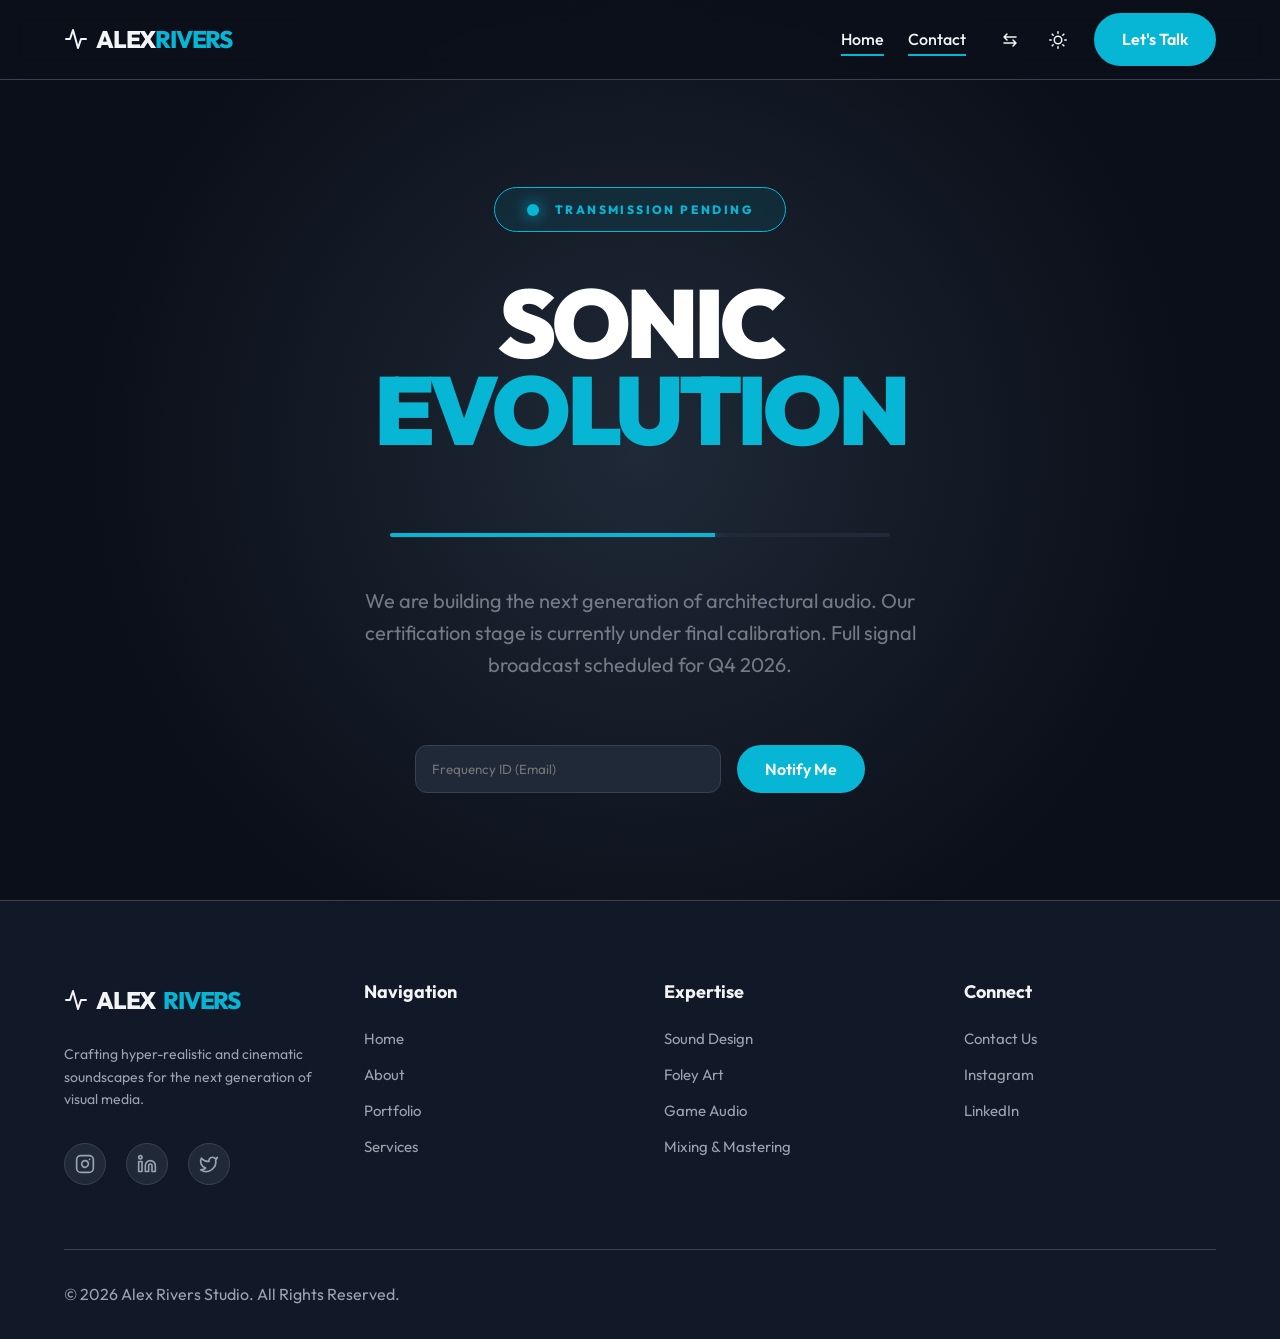
<file: coming-soon.html>
<!DOCTYPE html>
<html lang="en" data-theme="dark" dir="ltr">

<head>
  <meta charset="UTF-8">
  <meta name="viewport" content="width=device-width, initial-scale=1.0">
  <title>Alex Rivers | Transmission Pending</title>
  <meta name="description" content="Building the next generation of sonic immersion. Full transmission scheduled soon.">
  <link rel="icon" type="image/svg+xml" href="favicon.svg">
  <link rel="stylesheet" href="css/style.css">
  <style>
    .coming-soon-container {
      min-height: 100vh;
      display: flex;
      flex-direction: column;
      justify-content: center;
      align-items: center;
      text-align: center;
      padding: 0 5%;
      padding-top: var(--nav-height);
      position: relative;
      overflow: hidden;
      background: radial-gradient(circle at center, var(--surface-2) 0%, var(--bg-color) 70%);
    }

    .transmission-status {
      display: inline-flex;
      align-items: center;
      gap: 1rem;
      background: rgba(6, 182, 212, 0.1);
      border: 1px solid var(--primary);
      padding: 0.75rem 2rem;
      border-radius: var(--radius-full);
      margin-bottom: 3rem;
      backdrop-filter: blur(10px);
    }

    .signal-pulse {
      width: 12px;
      height: 12px;
      background: var(--primary);
      border-radius: 50%;
      box-shadow: 0 0 15px var(--primary);
      animation: pulse-signal 2s infinite;
    }

    @keyframes pulse-signal {
      0% {
        transform: scale(0.8);
        opacity: 0.5;
      }

      50% {
        transform: scale(1.2);
        opacity: 1;
      }

      100% {
        transform: scale(0.8);
        opacity: 0.5;
      }
    }

    .main-title {
      font-size: clamp(3rem, 10vw, 6rem);
      font-weight: 950;
      text-transform: uppercase;
      letter-spacing: -0.05em;
      line-height: 0.9;
      margin-bottom: 2rem;
      color: #fff;
    }

    .main-title span {
      color: var(--primary);
      display: block;
    }

    .progress-bar-wrapper {
      width: 100%;
      max-width: 500px;
      height: 4px;
      background: var(--surface-2);
      border-radius: 2px;
      margin: 3rem 0;
      position: relative;
      overflow: hidden;
    }

    .progress-bar-fill {
      position: absolute;
      top: 0;
      left: 0;
      height: 100%;
      width: 65%;
      background: var(--primary);
      box-shadow: 0 0 15px var(--primary);
      animation: progress-load 5s ease-in-out infinite alternate;
    }

    @keyframes progress-load {
      0% {
        width: 45%;
      }

      100% {
        width: 85%;
      }
    }

    .sub-text {
      max-width: 600px;
      font-size: 1.25rem;
      opacity: 0.7;
      line-height: 1.6;
      margin-bottom: 4rem;
    }

    .newsletter-form {
      display: flex;
      gap: 1rem;
      width: 100%;
      max-width: 450px;
    }

    @media (max-width: 500px) {
      .newsletter-form {
        flex-direction: column;
      }
    }
  </style>
</head>

<body>

  <!-- Header -->
  <header class="header">
    <div class="container nav-inner flex-between">
      <a href="index.html" class="logo">
        <svg xmlns="http://www.w3.org/2000/svg" width="28" height="28" viewBox="0 0 24 24" fill="none"
          stroke="var(--primary)" stroke-width="2" stroke-linecap="round" stroke-linejoin="round" class="icon">
          <path d="M2 12h4l3-9 5 18 3-9h5"></path>
        </svg>
        <div class="logo-text">ALEX<span>RIVERS</span></div>
      </a>

      <button class="menu-toggle icon-btn">
        <svg xmlns="http://www.w3.org/2000/svg" width="24" height="24" viewBox="0 0 24 24" fill="none"
          stroke="currentColor" stroke-width="2" stroke-linecap="round" stroke-linejoin="round" class="icon">
          <line x1="3" y1="12" x2="21" y2="12"></line>
          <line x1="3" y1="6" x2="21" y2="6"></line>
          <line x1="3" y1="18" x2="21" y2="18"></line>
        </svg>
      </button>

      <nav class="nav-links">
        <a href="index.html" class="nav-link">Home</a>
        <a href="index.html#contact" class="nav-link">Contact</a>

        <div class="nav-actions">
          <div class="toggles-wrapper">
            <button class="icon-btn rtl-toggle" title="Toggle RTL">
              <svg xmlns="http://www.w3.org/2000/svg" width="20" height="20" viewBox="0 0 24 24" fill="none"
                stroke="currentColor" stroke-width="2" stroke-linecap="round" stroke-linejoin="round"
                class="icon icon-sm">
                <path d="M20 8H4M8 4l-4 4 4 4"></path>
                <path d="M4 16h16M16 12l4 4-4 4"></path>
              </svg>
            </button>
            <button class="icon-btn theme-toggle" title="Toggle Dark/Light">
              <svg xmlns="http://www.w3.org/2000/svg" width="20" height="20" viewBox="0 0 24 24" fill="none"
                stroke="currentColor" stroke-width="2" stroke-linecap="round" stroke-linejoin="round"
                class="icon icon-sm">
                <circle cx="12" cy="12" r="5"></circle>
                <line x1="12" y1="1" x2="12" y2="3"></line>
                <line x1="12" y1="21" x2="12" y2="23"></line>
                <line x1="4.22" y1="4.22" x2="5.64" y2="5.64"></line>
                <line x1="18.36" y1="18.36" x2="19.78" y2="19.78"></line>
                <line x1="1" y1="12" x2="3" y2="12"></line>
                <line x1="21" y1="12" x2="23" y2="12"></line>
                <line x1="4.22" y1="19.78" x2="5.64" y2="18.36"></line>
                <line x1="18.36" y1="5.64" x2="19.78" y2="4.22"></line>
              </svg>
            </button>
          </div>
          <a href="index.html#contact" class="btn btn-primary">Let's Talk</a>
        </div>
      </nav>
    </div>
  </header>

  <main>
    <section class="coming-soon-container section fade-in-up">
      <div class="transmission-status">
        <div class="signal-pulse"></div>
        <span
          style="font-size: 0.75rem; text-transform: uppercase; font-weight: 800; letter-spacing: 0.2em; color: var(--primary);">Transmission
          Pending</span>
      </div>

      <h1 class="main-title">
        Sonic <span>Evolution</span>
      </h1>

      <div class="progress-bar-wrapper">
        <div class="progress-bar-fill"></div>
      </div>

      <p class="sub-text">
        We are building the next generation of architectural audio. Our certification stage is currently under final
        calibration. Full signal broadcast scheduled for Q4 2026.
      </p>

      <div class="newsletter-form">
        <input type="email" class="input" placeholder="Frequency ID (Email)">
        <button class="btn btn-primary" style="white-space: nowrap;">Notify Me</button>
      </div>
    </section>
  </main>

  <footer class="footer">
    <div class="container">
      <div class="footer-inner">
        <div class="footer-col">
          <a href="index.html" class="logo" style="margin-bottom: 1.5rem; display: flex;">
            <svg xmlns="http://www.w3.org/2000/svg" width="24" height="24" viewBox="0 0 24 24" fill="none"
              stroke="var(--primary)" stroke-width="2" stroke-linecap="round" stroke-linejoin="round" class="icon">
              <path d="M2 12h4l3-9 5 18 3-9h5"></path>
            </svg>
            ALEX<span>RIVERS</span>
          </a>
          <p style="font-size: 0.875rem; line-height: 1.6;">Crafting hyper-realistic and cinematic soundscapes for the
            next generation of visual media.</p>
          <div class="footer-socials">
            <a href="#" class="social-icon-link" title="Instagram">
              <svg xmlns="http://www.w3.org/2000/svg" width="20" height="20" viewBox="0 0 24 24" fill="none"
                stroke="currentColor" stroke-width="2" stroke-linecap="round" stroke-linejoin="round">
                <rect x="2" y="2" width="20" height="20" rx="5" ry="5"></rect>
                <path d="M16 11.37A4 4 0 1 1 12.63 8 4 4 0 0 1 16 11.37z"></path>
                <line x1="17.5" y1="6.5" x2="17.51" y2="6.5"></line>
              </svg>
            </a>
            <a href="#" class="social-icon-link" title="LinkedIn">
              <svg xmlns="http://www.w3.org/2000/svg" width="20" height="20" viewBox="0 0 24 24" fill="none"
                stroke="currentColor" stroke-width="2" stroke-linecap="round" stroke-linejoin="round">
                <path d="M16 8a6 6 0 0 1 6 6v7h-4v-7a2 2 0 0 0-2-2 2 2 0 0 0-2 2v7h-4v-7a6 6 0 0 1 6-6z"></path>
                <rect x="2" y="9" width="4" height="12"></rect>
                <circle cx="4" cy="4" r="2"></circle>
              </svg>
            </a>
            <a href="#" class="social-icon-link" title="Twitter">
              <svg xmlns="http://www.w3.org/2000/svg" width="20" height="20" viewBox="0 0 24 24" fill="none"
                stroke="currentColor" stroke-width="2" stroke-linecap="round" stroke-linejoin="round">
                <path
                  d="M22 4s-.7 2.1-2 3.4c1.6 10-9.4 17.3-18 11.6 2.2.1 4.4-.6 6-2C3 15.5.5 9.6 3 5c2.2 2.6 5.6 4.1 9 4-.9-4.2 4-6.6 7-3.8 1.1 0 3-1.2 3-1.2z">
                </path>
              </svg>
            </a>
          </div>
        </div>
        <div class="footer-col">
          <h4>Navigation</h4>
          <div class="footer-links">
            <a href="index.html" class="footer-link">Home</a>
            <a href="about.html" class="footer-link">About</a>
            <a href="work.html" class="footer-link">Portfolio</a>
            <a href="services.html" class="footer-link">Services</a>
          </div>
        </div>
        <div class="footer-col">
          <h4>Expertise</h4>
          <div class="footer-links">
            <a href="#" class="footer-link">Sound Design</a>
            <a href="#" class="footer-link">Foley Art</a>
            <a href="#" class="footer-link">Game Audio</a>
            <a href="#" class="footer-link">Mixing & Mastering</a>
          </div>
        </div>
        <div class="footer-col">
          <h4>Connect</h4>
          <div class="footer-links">
            <a href="contact.html" class="footer-link">Contact Us</a>
            <a href="#" class="footer-link">Instagram</a>
            <a href="#" class="footer-link">LinkedIn</a>
          </div>
        </div>
      </div>
      <div class="footer-bottom">
        <p>&copy; 2026 Alex Rivers Studio. All Rights Reserved.</p>
      </div>
    </div>
  </footer>

  <script src="js/script.js"></script>
</body>

</html>
</file>
<file: css/style.css>
/* =========================================
   FREELANCE SOUND DESIGNER PORTFOLIO
   Global Styles & Theming System
   ========================================= */

@import url('https://fonts.googleapis.com/css2?family=Outfit:wght@300;400;500;600;700;800&display=swap');

:root {
  /* Branding */
  --primary: #06b6d4;
  /* Vibrant Teal/Cyan */
  --primary-hover: #0891b2;

  /* Dark Mode (Default) - Cinematic */
  --bg-color: #0b0f19;
  --surface-1: #111827;
  --surface-2: #1f2937;
  --text-main: #f3f4f6;
  --text-muted: #9ca3af;
  --border-color: #374151;
  --shadow-color: rgba(0, 0, 0, 0.5);
  --hero-bg: #0b0f19;

  /* Layout & Spacing */
  --container-max: 1280px;
  --nav-height: 80px;
  --radius-sm: 8px;
  --radius-md: 12px;
  --radius-lg: 24px;
  --radius-full: 9999px;

  /* Transitions */
  --trans-fast: 0.15s ease;
  --trans-base: 0.3s cubic-bezier(0.4, 0, 0.2, 1);
  --trans-slow: 0.5s cubic-bezier(0.4, 0, 0.2, 1);
}

/* Light Mode Overrides */
[data-theme="light"] {
  --bg-color: #f8fafc;
  --surface-1: #ffffff;
  --surface-2: #f1f5f9;
  --text-main: #0f172a;
  --text-muted: #64748b;
  --border-color: #e2e8f0;
  --shadow-color: rgba(0, 0, 0, 0.05);
  --hero-bg: #EFF5F9;
}

/* RTL Support */
[dir="rtl"] {
  text-align: right;
}

/* Reset & Base */
*,
*::before,
*::after {
  box-sizing: border-box;
  margin: 0;
  padding: 0;
}

html {
  font-family: 'Outfit', sans-serif;
  scroll-behavior: smooth;
  font-size: 16px;
}

body {
  background-color: var(--bg-color);
  color: var(--text-main);
  line-height: 1.6;
  transition: background-color var(--trans-base), color var(--trans-base);
  overflow-x: hidden;
  min-height: 100vh;
  display: flex;
  flex-direction: column;
}

img,
video {
  max-width: 100%;
  height: auto;
  display: block;
}

a {
  color: inherit;
  text-decoration: none;
  transition: color var(--trans-fast);
}

ul {
  list-style: none;
}

/* Typography */
h1,
h2,
h3,
h4,
h5,
h6 {
  line-height: 1.2;
  font-weight: 700;
  color: var(--text-main);
}

h1 {
  font-size: clamp(2.5rem, 5vw, 4.5rem);
  letter-spacing: -0.02em;
}

h2 {
  font-size: clamp(2rem, 4vw, 3rem);
  letter-spacing: -0.01em;
}

h3 {
  font-size: 1.5rem;
}

p {
  color: var(--text-muted);
}

/* Layout Classes */
.container {
  width: 100%;
  max-width: var(--container-max);
  margin: 0 auto;
  padding: 0 5%;
}

.section {
  padding: 6rem 0;
}

.grid-2 {
  display: grid;
  grid-template-columns: repeat(auto-fit, minmax(300px, 1fr));
  gap: 2rem;
}

.grid-3 {
  display: grid;
  grid-template-columns: repeat(auto-fit, minmax(300px, 1fr));
  gap: 2rem;
}

@media (min-width: 768px) {
  .grid-2 {
    grid-template-columns: repeat(2, 1fr);
  }

  .grid-3 {
    grid-template-columns: repeat(3, 1fr);
  }
}

@media (min-width: 1024px) {
  .grid-2 {
    grid-template-columns: 1fr 1fr;
  }

  .grid-3 {
    grid-template-columns: repeat(3, 1fr);
  }
}

.flex-center {
  display: flex;
  align-items: center;
  justify-content: center;
}

.flex-between {
  display: flex;
  align-items: center;
  justify-content: space-between;
}

/* UI Elements */

/* Buttons */
.btn {
  display: inline-flex;
  align-items: center;
  justify-content: center;
  gap: 0.5rem;
  padding: 0.875rem 1.75rem;
  font-weight: 600;
  border-radius: var(--radius-full);
  border: none;
  cursor: pointer;
  transition: all var(--trans-base);
  font-family: inherit;
  font-size: 1rem;
}

.btn:active {
  transform: scale(0.98);
}

.btn-primary {
  background-color: var(--primary);
  color: #fff;
}

.btn-primary:hover {
  background-color: var(--primary-hover);
  box-shadow: 0 4px 20px rgba(6, 182, 212, 0.4);
}

.btn-secondary {
  background-color: var(--surface-2);
  color: var(--text-main);
  border: 1px solid var(--border-color);
}

.btn-secondary:hover {
  background-color: var(--border-color);
  color: var(--text-main);
}

/* Icons */
.icon {
  width: 24px;
  height: 24px;
  stroke: currentColor;
  stroke-width: 2;
  stroke-linecap: round;
  stroke-linejoin: round;
  fill: none;
}

.toggles-wrapper {
  display: flex;
  align-items: center;
  gap: 0.75rem;
  flex-shrink: 0;
}

.icon-sm {
  width: 18px;
  height: 18px;
}

.icon-lg {
  width: 32px;
  height: 32px;
}

/* Header & Nav */
.header {
  position: fixed;
  top: 0;
  left: 0;
  width: 100%;
  height: var(--nav-height);
  z-index: 100;
  background-color: rgba(11, 15, 25, 0.8);
  backdrop-filter: blur(12px);
  -webkit-backdrop-filter: blur(12px);
  border-bottom: 1px solid var(--border-color);
}

[data-theme="light"] .header {
  background-color: rgba(248, 250, 252, 0.8);
}

.nav-inner {
  height: 100%;
}

.logo {
  display: flex;
  align-items: center;
  gap: 0.5rem;
  font-weight: 800;
  font-size: 1.5rem;
  letter-spacing: -0.05em;
  text-transform: uppercase;
}

.logo span {
  color: var(--primary);
}

.nav-links {
  display: flex;
  align-items: center;
  gap: 1.5rem;
  /* Reduced from 2rem to prevent clustering */
  width: 100%;
  justify-content: flex-end;
}

.nav-link {
  font-weight: 500;
  position: relative;
}

.nav-link::after {
  content: '';
  position: absolute;
  bottom: -4px;
  left: 0;
  width: 0;
  height: 2px;
  background-color: var(--primary);
  transition: width var(--trans-base);
}

.nav-link:hover::after,
.nav-link.active::after {
  width: 100%;
}

.nav-actions {
  display: flex;
  align-items: center;
  gap: 1rem;
  flex-wrap: nowrap;
}

.toggles-wrapper {
  display: flex;
  align-items: center;
  gap: 0.5rem;
}

.icon-btn {
  background: none;
  border: none;
  color: var(--text-main);
  cursor: pointer;
  display: flex;
  align-items: center;
  justify-content: center;
  width: 40px;
  height: 40px;
  border-radius: 50%;
  transition: background-color var(--trans-fast);
}

.icon-btn:hover {
  background-color: var(--surface-2);
}

/* Mobile Menu Toggle */
.menu-toggle {
  display: none;
}

@media (max-width: 1024px) {
  .nav-links {
    position: fixed;
    top: var(--nav-height);
    left: -100%;
    width: 100%;
    height: calc(100vh - var(--nav-height));
    background-color: var(--bg-color);
    flex-direction: column;
    justify-content: flex-start;
    padding: 6rem 2rem;
    transition: left var(--trans-base);
    overflow-y: auto;
  }

  .nav-links.active {
    left: 0;
  }

  .menu-toggle {
    display: flex;
  }

  [dir="rtl"] .nav-links {
    left: auto;
    right: -100%;
    transition: right var(--trans-base);
  }

  [dir="rtl"] .nav-links.active {
    right: 0;
  }

  .nav-actions {
    display: flex;
    flex-direction: column;
    width: 100%;
    margin-top: 0.75rem;
    padding-top: 1.5rem;
    border-top: 1px solid var(--border-color);
    gap: 1.25rem;
  }

  .nav-actions .btn {
    width: 100%;
    justify-content: center;
    order: 2;
  }

  .nav-actions .toggles-wrapper {
    display: flex;
    justify-content: center;
    gap: 2rem;
    order: 1;
  }
}

/* Redesigned Footer */
.footer {
  margin-top: auto;
  border-top: 1px solid var(--border-color);
  padding: 5rem 0 2rem;
  background-color: var(--surface-1);
}

.footer-inner {
  display: grid;
  grid-template-columns: repeat(1, 1fr);
  gap: 3rem;
}

.footer-col h4 {
  margin-bottom: 1.5rem;
  color: var(--text-main);
  font-size: 1.125rem;
}

.footer-links {
  display: flex;
  flex-direction: column;
  gap: 0.75rem;
}

.footer-link {
  color: var(--text-muted);
  font-size: 0.9375rem;
}

.footer-link:hover {
  color: var(--primary);
}

.footer-socials {
  display: flex;
  gap: 1.25rem;
  margin-top: 2rem;
}

.social-icon-link {
  display: flex;
  align-items: center;
  justify-content: center;
  width: 42px;
  height: 42px;
  background-color: var(--surface-2);
  border: 1px solid var(--border-color);
  border-radius: 50%;
  color: var(--text-muted);
  transition: all var(--trans-base);
}

.social-icon-link:hover {
  background-color: var(--primary);
  color: #fff;
  border-color: var(--primary);
  transform: translateY(-5px);
  box-shadow: 0 10px 20px rgba(6, 182, 212, 0.3);
}

.footer-bottom {
  margin-top: 4rem;
  padding-top: 2rem;
  border-top: 1px solid var(--border-color);
  display: flex;
  flex-direction: column;
  align-items: center;
  gap: 1rem;
  text-align: center;
}

@media (min-width: 768px) {
  .footer-inner {
    grid-template-columns: repeat(2, 1fr);
  }
}

@media (min-width: 1024px) {
  .footer-inner {
    grid-template-columns: repeat(4, 1fr);
  }

  .footer-bottom {
    flex-direction: row;
    justify-content: space-between;
    text-align: left;
  }
}

/* Scroll to Top */
.scroll-top {
  position: fixed;
  bottom: 2rem;
  right: 2rem;
  width: 50px;
  height: 50px;
  background-color: var(--primary);
  color: white;
  border-radius: 50%;
  display: flex;
  align-items: center;
  justify-content: center;
  border: none;
  cursor: pointer;
  z-index: 999;
  opacity: 0;
  visibility: hidden;
  transform: translateY(20px);
  transition: all var(--trans-base);
  box-shadow: 0 0 20px rgba(6, 182, 212, 0.4);
}

.scroll-top.visible {
  opacity: 1;
  visibility: visible;
  transform: translateY(0);
}

.scroll-top:hover {
  transform: scale(1.1) translateY(-5px);
  box-shadow: 0 0 30px rgba(6, 182, 212, 0.6);
}

/* Forms & Inputs */
.form-group {
  margin-bottom: 1.5rem;
  display: flex;
  flex-direction: column;
  gap: 0.5rem;
}

label {
  font-weight: 500;
  font-size: 0.875rem;
}

.input-wrapper {
  position: relative;
  display: flex;
  align-items: center;
}

.input {
  width: 100%;
  padding: 0.875rem 1rem;
  background-color: var(--surface-2);
  border: 1px solid var(--border-color);
  border-radius: var(--radius-md);
  color: var(--text-main);
  font-family: inherit;
  transition: border-color var(--trans-fast);
}

.input:focus {
  outline: none;
  border-color: var(--primary);
}

.input-icon {
  position: absolute;
  right: 1rem;
  color: var(--text-muted);
}

[dir="rtl"] .input-icon {
  right: auto;
  left: 1rem;
}

.pwd-toggle {
  background: none;
  border: none;
  cursor: pointer;
  padding: 0;
  display: flex;
  align-items: center;
  color: var(--text-muted);
}

.pwd-toggle:hover {
  color: var(--text-main);
}

/* Auth Pages Specifics */
.auth-page {
  display: flex;
  align-items: center;
  justify-content: center;
  min-height: 100vh;
  padding: 2rem;
  position: relative;
}

.auth-header-actions {
  position: absolute;
  top: 2rem;
  right: 2rem;
  display: flex;
  gap: 0.5rem;
}

[dir="rtl"] .auth-header-actions {
  right: auto;
  left: 2rem;
}

.auth-card {
  width: 100%;
  max-width: 440px;
  background-color: var(--surface-1);
  border: 1px solid var(--border-color);
  border-radius: var(--radius-lg);
  padding: 3rem 2.5rem;
  box-shadow: 0 10px 30px var(--shadow-color);
}

.auth-logo {
  justify-content: center;
  margin-bottom: 2rem;
}

.auth-title {
  text-align: center;
  margin-bottom: 0.5rem;
}

.auth-subtitle {
  text-align: center;
  margin-bottom: 2rem;
}

.auth-divider {
  display: flex;
  align-items: center;
  text-align: center;
  color: var(--text-muted);
  margin: 1.5rem 0;
  font-size: 0.875rem;
}

.auth-divider::before,
.auth-divider::after {
  content: '';
  flex: 1;
  border-bottom: 1px solid var(--border-color);
}

.auth-divider::before {
  margin-right: 0.5rem;
}

.auth-divider::after {
  margin-left: 0.5rem;
}

.social-btns {
  display: flex;
  flex-direction: column;
  gap: 1rem;
}

.btn-social {
  width: 100%;
  background-color: transparent;
  border: 1px solid var(--border-color);
  color: var(--text-main);
  justify-content: center;
}

.btn-social:hover {
  background-color: var(--surface-2);
}

.form-row {
  display: flex;
  justify-content: space-between;
  align-items: center;
  margin-bottom: 1.5rem;
  font-size: 0.875rem;
}

/* Utility Animations */
.fade-in-up {
  opacity: 0;
  transform: translateY(20px);
  animation: fadeInUp 0.8s forwards;
}

@keyframes fadeInUp {
  to {
    opacity: 1;
    transform: translateY(0);
  }
}

/* Pricing Page Specs */
.pricing-card {
  background-color: var(--surface-1);
  border: 1px solid var(--border-color);
  border-radius: var(--radius-lg);
  padding: 2.5rem;
  display: flex;
  flex-direction: column;
  transition: transform var(--trans-base);
}

.pricing-card:hover {
  transform: translateY(-5px);
}

.pricing-card.popular {
  border-color: var(--primary);
  position: relative;
  box-shadow: 0 0 20px rgba(6, 182, 212, 0.1);
}

.popular-badge {
  position: absolute;
  top: -12px;
  left: 50%;
  transform: translateX(-50%);
  background-color: var(--primary);
  color: white;
  padding: 0.25rem 1rem;
  border-radius: var(--radius-full);
  font-size: 0.75rem;
  font-weight: 700;
  text-transform: uppercase;
}

.price {
  font-size: 3rem;
  font-weight: 800;
  margin: 1.5rem 0;
}

.price span {
  font-size: 1rem;
  color: var(--text-muted);
  font-weight: 400;
}

.pricing-features {
  margin: 2rem 0;
  display: flex;
  flex-direction: column;
  gap: 1rem;
  flex: 1;
}

.feature-item {
  display: flex;
  align-items: center;
  gap: 0.75rem;
}

.feature-item .icon {
  color: var(--primary);
}

/* Audio Player Component */
.audio-track {
  background-color: var(--surface-2);
  border: 1px solid var(--border-color);
  border-radius: var(--radius-md);
  padding: 1.5rem;
  margin-bottom: 1.5rem;
  display: grid;
  grid-template-columns: auto 1fr;
  gap: 1.5rem;
  align-items: center;
}

.play-btn {
  width: 56px;
  height: 56px;
  background-color: var(--primary);
  color: white;
  border-radius: 50%;
  display: flex;
  justify-content: center;
  align-items: center;
  border: none;
  cursor: pointer;
  transition: all var(--trans-base);
}

.play-btn:hover {
  transform: scale(1.05);
  box-shadow: 0 0 15px rgba(6, 182, 212, 0.5);
}

.track-info h4 {
  margin-bottom: 0.25rem;
}

.track-meta {
  display: flex;
  gap: 1rem;
  font-size: 0.875rem;
  color: var(--text-muted);
  margin-bottom: 0.75rem;
}

.track-category {
  color: var(--primary);
  font-weight: 500;
}

.waveform-mock {
  height: 30px;
  background-image: repeating-linear-gradient(90deg,
      var(--primary) 0%,
      var(--primary) 2px,
      transparent 2px,
      transparent 6px);
  opacity: 0.5;
  border-radius: 4px;
}

/* --- LEGACY CLASSIC SUPPORT (Home1) --- */
.glass-bg {
  background: var(--surface-1);
  backdrop-filter: blur(10px);
  -webkit-backdrop-filter: blur(10px);
  border: 1px solid var(--border-color);
}

.blueprint-grid {
  pointer-events: none;
  opacity: 0.1;
}

.brand-carousel {
  overflow: hidden;
  padding: 2rem 0;
  width: 100%;
}

.brand-track {
  display: flex;
  width: max-content;
  animation: brand-scroll 40s linear infinite;
}

@keyframes brand-scroll {
  0% {
    transform: translateX(0);
  }

  100% {
    transform: translateX(-50%);
  }
}

.testimonial-card {
  text-align: center;
}

.testimonial-user {
  display: flex;
  align-items: center;
  justify-content: center;
  gap: 1.5rem;
}

.h-hero-scanline {
  position: absolute;
  top: 0;
  left: 0;
  width: 100%;
  height: 100%;
  background: linear-gradient(to bottom, transparent 50%, rgba(6, 182, 212, 0.02) 50%);
  background-size: 100% 4px;
  z-index: 1;
  pointer-events: none;
}

/* =========================================
   RESPONSIVE HARDENING (Mobile & Tablet)
   ========================================= */

@media (max-width: 1024px) {
  .section {
    padding: 5rem 0;
  }

  .grid-2,
  .grid-3 {
    gap: 1.5rem;
  }
}

@media (max-width: 768px) {
  :root {
    --nav-height: 70px;
  }

  .section {
    padding: 4rem 0;
  }

  .container {
    padding: 0 1.5rem;
  }

  h1 {
    font-size: 2.5rem;
  }

  h2 {
    font-size: 1.875rem;
  }

  .grid-2,
  .grid-3 {
    grid-template-columns: 1fr;
    gap: 2rem;
  }

  /* Navigation */
  .nav-links {
    position: fixed;
    top: var(--nav-height);
    left: -100%;
    width: 100%;
    height: calc(100vh - var(--nav-height));
    background-color: var(--surface-1);
    flex-direction: column;
    padding: 2rem;
    transition: left 0.3s ease;
    z-index: 1000;
  }

  .nav-links.active {
    left: 0;
  }

  .nav-actions {
    width: 100%;
    justify-content: center;
    margin-top: 2rem;
  }

  /* Hero Specifics */
  .hero-premium {
    min-height: auto;
    padding: 6rem 0;
  }

  /* Home1 Hero Responsiveness */
  .hero-glass-container {
    padding: 3rem 1.5rem !important;
    margin: 0 1rem !important;
  }

  .hero-glass-container h1 {
    font-size: clamp(2.2rem, 10vw, 3.5rem) !important;
  }

  .hero-glass-container p {
    font-size: 1.1rem !important;
    margin-bottom: 2.5rem !important;
  }

  .hero-glass-container .btn {
    padding: 1rem 2rem !important;
    font-size: 1rem !important;
  }
}

@media (max-width: 1024px) {

  /* Portfolio Header Alignment */
  .portfolio-header {
    flex-direction: column !important;
    align-items: center !important;
    gap: 1.5rem !important;
    text-align: center;
  }

  .case-card-body {
    text-align: center;
  }
}

@media (max-width: 480px) {
  .section {
    padding: 3rem 0;
  }

  h1 {
    font-size: 2rem;
  }

  .btn {
    width: 100%;
  }

  /* Keep Hero Buttons on one line if they fit */
  .hero-glass-container div[style*="display: flex"] {
    gap: 1rem !important;
  }

  .hero-glass-container .btn {
    flex: 1;
    width: auto !important;
    padding: 0.875rem 1rem !important;
    font-size: 0.9rem !important;
    white-space: nowrap;
    text-align: center;
    min-width: 140px;
  }

  /* Home2 Hero Adjustments */
  .hero-premium div[style*="display: flex"] {
    gap: 1rem !important;
    width: 100%;
    padding: 0 1rem;
  }

  .hero-premium .btn {
    flex: 1;
    width: auto !important;
    padding: 1rem 1rem !important;
    font-size: 0.95rem !important;
    white-space: nowrap;
    text-align: center;
    min-width: 140px;
  }

  .hero-premium h1 {
    font-size: 2.5rem !important;
  }
}

/* Work Page Responsive Refinements */
@media (max-width: 1024px) {
  .reel-container {
    aspect-ratio: 16/9 !important;
    /* Slightly taller for mobile/tablet */
  }

  /* Center Project Log Header */
  .project-log-header {
    flex-direction: column !important;
    align-items: center !important;
    text-align: center !important;
    gap: 1.5rem;
  }

  .project-log-header div[style*="gap: 1rem"] {
    justify-content: center;
    width: 100%;
  }
}

/* Center Project Log Cards */
.project-card {
  display: flex !important;
  flex-direction: column !important;
  align-items: center !important;
  text-align: center !important;
}

/* Sound Reel Visibility & Mobile Overlap Fix */
.reel-content h2 {
  text-shadow: 0 4px 30px rgba(0, 0, 0, 0.9);
  color: #fff;
}

.reel-content p {
  text-shadow: 0 4px 15px rgba(0, 0, 0, 0.9);
  color: rgba(255, 255, 255, 0.9);
}

@media (max-width: 768px) {
  .reel-container {
    aspect-ratio: auto !important;
    min-height: 500px !important;
    padding: 4rem 1.5rem !important;
    overflow: hidden !important;
  }

  .reel-content {
    padding: 1rem !important;
    display: flex;
    flex-direction: column;
    justify-content: center;
    height: 100%;
  }

  .reel-container::before {
    content: '';
    position: absolute;
    inset: 0;
    background: rgba(0, 0, 0, 0.4);
    /* Extra darkening for text visibility */
    z-index: 5;
  }
}

.project-card h4 {
  margin-top: 1rem;
}

.project-card>div:first-child {
  width: 100%;
}

/* Tablet (Specific for Contact Social Cards) */
@media (min-width: 768px) and (max-width: 1024px) {
  .signal-network-grid {
    grid-template-columns: repeat(2, 1fr) !important;
  }
}

/* --- About Page Refinements --- */
@media (max-width: 1024px) {
  .grid-2 {
    grid-template-columns: 1fr !important;
    text-align: center;
    gap: 3rem !important;
  }

  .grid-2>div {
    display: flex;
    flex-direction: column;
    align-items: center;
  }

  h2 {
    text-align: center;
  }

  .persona-image-wrapper {
    margin-bottom: 3.5rem;
    width: 100%;
  }

  .persona-image-wrapper>div:first-child {
    width: 100%;
    max-width: 450px;
    height: auto;
    min-height: 500px;
  }

  .persona-badge {
    bottom: 1rem !important;
    right: auto !important;
    left: 50% !important;
    transform: translateX(-50%) rotate(-3deg) !important;
  }
}

/* --- Work Page: Studio Methodology Image Fix --- */
@media (max-width: 1024px) {
  .studio-methodology .grid-2 {
    display: flex !important;
    flex-direction: column !important;
    align-items: center !important;
    gap: 3rem !important;
  }

  .studio-methodology .grid-2>div {
    width: 100% !important;
    max-width: 600px !important;
  }

  .studio-methodology .grid-2>div:last-child {
    min-height: 350px !important;
    margin: 0 auto !important;
  }

  .studio-methodology .grid-2>div:last-child>div {
    width: 100% !important;
    height: 100% !important;
    max-width: 400px !important;
    margin: 0 auto !important;
  }
}

/* Home1 Case Signal Full Width on Tablet */
@media (min-width: 768px) and (max-width: 1024px) {
  section:has(.portfolio-header) .grid-2 {
    grid-template-columns: 1fr !important;
  }

  section:has(.portfolio-header) .grid-2>div {
    width: 100% !important;
    max-width: 100% !important;
    margin: 0 !important;
  }

  .case-card-body {
    width: 100% !important;
  }
}

/* --- Home2: Deconstructing the Mix Responsive Fix --- */
@media (max-width: 768px) {
  .cinematic-section .grid-3 {
    grid-template-columns: 1fr !important;
    gap: 3rem !important;
  }
}

/* --- Services: Pipeline & Security Centering --- */
@media (max-width: 768px) {
  .section h2 {
    text-align: center !important;
  }

  /* Digital Workflow Pipeline stacking */
  .section .container>div[style*='grid-template-columns: repeat(3, 1fr)'] {
    grid-template-columns: 1fr !important;
    gap: 3rem !important;
  }
}

@media (max-width: 1024px) {

  /* Signal Security Centering */
  .section .grid-2 {
    flex-direction: column;
    align-items: center;
    text-align: center;
  }

  .section .grid-2>div {
    width: 100%;

  }

  .section .grid-2 ul {
    align-items: center;
    text-align: left;
    /* Keep list items left-aligned within the centered container */
    margin: 0 auto;
    width: fit-content;
  }
}

/* --- Contact: Form Responsive Fix --- */
@media (max-width: 1024px) {
  .form-row {
    grid-template-columns: 1fr !important;
    gap: 1.5rem !important;
  }

  .contact-section-grid {
    grid-template-columns: 1fr !important;
    gap: 3.5rem !important;
  }

  /* Target the first column (details) separately to center it */
  .contact-section-grid>div:first-child {
    width: 100% !important;
    max-width: 100% !important;
    display: flex !important;
    flex-direction: column !important;
    align-items: center !important;
    text-align: center !important;
  }

  /* Specific fix for the form column to remain stretch/wide */
  .contact-section-grid>div:last-child {
    width: 100% !important;
    max-width: 100% !important;
    display: flex !important;
    flex-direction: column !important;
    align-items: stretch !important;
    text-align: start !important;
  }

  /* Stack contact detail blocks vertically and center them (Icon Top, Text Bottom) */
  .contact-section-grid div[style*="display: flex"] {
    flex-direction: column !important;
    align-items: center !important;
    gap: 1.25rem !important;
    width: 100% !important;
    margin-bottom: 2.5rem !important;
  }

  /* ENSURE ICON REMAINS A CIRCLE (Fixing the oval stretching seen in visual feedback) */
  .contact-section-grid div[style*="display: flex"]>div:first-child {
    flex-shrink: 0 !important;
    margin: 0 auto 0.5rem auto !important;
    width: 56px !important;
    height: 56px !important;
    border-radius: 50% !important;
    box-sizing: border-box !important;
  }

  .contact-form-container {
    width: 100% !important;
    max-width: 100% !important;
    margin: 2rem 0 0 0 !important;
    padding: 2.5rem !important;
    /* Slightly less padding to feel wider */
  }
}


/* Contact form labels always aligned to start */
.contact-form-container label,
.contact-form-container .form-group label {
  text-align: start !important;
  display: block !important;
  width: 100% !important;
}



/* --- Home2: Hero Button Unification --- */
.hero-btn-premium {
  min-width: 200px;
  justify-content: center;
}

/* Hero buttons on same line in tablet */
@media (min-width: 500px) {
  .hero-buttons-wrapper {
    flex-wrap: nowrap !important;
    gap: 1.5rem !important;
  }

  .hero-buttons-wrapper .btn {
    flex: 0 0 auto !important;
    width: auto !important;
  }
}

@media (max-width: 499px) {
  .hero-buttons-wrapper {
    flex-direction: column !important;
    align-items: center !important;
  }

  .hero-btn-premium {
    width: 100% !important;
    max-width: 320px !important;
    margin: 0 auto;
  }
}

/* --- Technical Arsenal: Center header in tablet/mobile --- */
@media (max-width: 1024px) {
  .technical-arsenal-header {
    flex-direction: column !important;
    align-items: center !important;
    text-align: center !important;
    gap: 1rem !important;
  }

  .technical-arsenal-header>div {
    text-align: center !important;
    width: 100% !important;
  }

  .technical-arsenal-header h2,
  .technical-arsenal-header p {
    text-align: center !important;
  }

  .arsenal-grid {
    display: flex !important;
    flex-direction: column !important;
    align-items: center !important;
    gap: 3rem !important;
  }

  .arsenal-grid>div {
    text-align: center !important;
    max-width: 500px;
    width: 100%;
  }

  .arsenal-grid>div h4 {
    text-align: center !important;
  }

  .arsenal-grid>div p {
    text-align: center !important;
  }
}

/* --- Pricing Cards: Center in tablet/mobile --- */
@media (max-width: 1024px) {
  .pricing-grid {
    display: flex !important;
    flex-direction: column !important;
    align-items: center !important;
    gap: 2rem !important;
    width: 100% !important;
  }

  .pricing-grid>.pricing-card {
    width: 100% !important;
    max-width: 480px !important;
    margin-left: auto !important;
    margin-right: auto !important;
    transform: none !important;
    /* reset popular card scale on mobile */
  }
}

/* --- Equal Height Cards for Home1 --- */
.equal-height-grid {
  display: grid !important;
  align-items: stretch !important;
}

.equal-height-grid>div {
  width: 100% !important;
  /* Ensure full width when stacked */
  height: 100%;
  display: flex !important;
  flex-direction: column !important;
}

/* Ensure the body or card itself fills the height */
.equal-height-grid>div .case-card-body,
.equal-height-grid>div.testimonial-card,
.testimonial-card {
  flex: 1 !important;
  display: flex !important;
  flex-direction: column !important;
  width: 100% !important;
  height: 100% !important;
}

/* Fix for testimonial content alignment */
.testimonial-card p {
  flex: 1;
}

/* --- 1024px Adjustments --- */
@media (max-width: 1024px) {

  /* 1. About page */
  .about-persona-grid {
    grid-template-columns: 1fr !important;
    gap: 3rem !important;
    text-align: center;
    min-width: 0 !important;
  }

  .about-persona-grid>div {
    min-width: 0 !important;
  }

  .persona-image-wrapper {
    width: 100% !important;
    max-width: 400px !important;
    margin: 0 auto 2rem auto !important;
  }

  .persona-badge {
    left: 50% !important;
    right: auto !important;
    transform: translateX(-50%) rotate(-3deg) !important;
  }

  /* 2. Home2 page */
  .sonic-identity-img-wrapper {
    max-width: 400px;
    margin: 0 auto;
  }

  .spatial-frontier-content {
    text-align: center;
  }

  .spatial-frontier-content ul {
    text-align: left;
    display: inline-flex;
    flex-direction: column;
    align-items: flex-start;
    margin: 0 auto;
  }

  /* 3. Services page */
  .technical-standards-content {
    text-align: center;
    max-width: 600px;
    margin: 0 auto;
  }

  .technical-standards-content>div {
    text-align: center !important;
  }

  .technical-standards-content ul {
    text-align: left;
    display: inline-flex;
    flex-direction: column;
    margin: 0 auto;
  }

  /* 4. Pricing page */
  .tech-assurance-img-wrapper {
    max-width: 400px;
    margin: 0 auto;
  }
}

/* =========================================
   NEW RESPONSIVE REFINEMENTS
   ========================================= */

/* Hero Highlights */
.hero-highlights {
  display: flex;
  justify-content: center;
  gap: 3rem;
  margin-bottom: 4rem;
  flex-wrap: wrap;
}

.highlight-item {
  text-align: center;
  background: rgba(255, 255, 255, 0.05);
  padding: 1.5rem 2.5rem;
  border-radius: var(--radius-md);
  border: 1px solid rgba(255, 255, 255, 0.1);
  min-width: 220px;
  flex: 1 1 auto;
}

@media (max-width: 768px) {
  .hero-highlights {
    gap: 1.5rem;
  }

  .highlight-item {
    padding: 1.25rem 1.5rem;
    min-width: 140px;
  }
}

/* Experience Section Stats */
.experience-stats-grid {
  display: grid;
  grid-template-columns: repeat(3, 1fr);
  gap: 3rem;
  margin-bottom: 5rem;
}

.stat-card {
  padding: 2.5rem;
  background: rgba(255, 255, 255, 0.03);
  border: 1px solid rgba(6, 182, 212, 0.2);
  border-radius: var(--radius-lg);
  backdrop-filter: blur(10px);
  transition: transform var(--trans-base);
  text-align: center;
}

.stat-card:hover {
  transform: translateY(-5px);
  border-color: var(--primary);
}

@media (max-width: 1024px) {
  .experience-stats-grid {
    gap: 2rem;
  }
}

@media (max-width: 768px) {
  .experience-stats-grid {
    grid-template-columns: 1fr;
    gap: 1.5rem;
  }

  .stat-card {
    padding: 2rem;
  }
}

/* Technical Arsenal */
.arsenal-container {
  padding: 3rem;
  background: rgba(6, 182, 212, 0.05);
  border: 1px solid var(--primary);
  border-radius: var(--radius-lg);
  text-align: left;
}

.arsenal-tags {
  display: flex;
  flex-wrap: wrap;
  gap: 1rem;
  justify-content: center;
  font-size: 1.25rem;
  font-weight: 600;
  color: #fff;
}

.arsenal-tag {
  background: rgba(255, 255, 255, 0.05);
  padding: 0.5rem 1.5rem;
  border-radius: var(--radius-sm);
  border: 1px solid rgba(255, 255, 255, 0.1);
  transition: all var(--trans-fast);
}

.arsenal-tag:hover {
  background: rgba(6, 182, 212, 0.1);
  border-color: var(--primary);
  transform: translateY(-2px);
}

@media (max-width: 768px) {
  .arsenal-container {
    padding: 2rem 1.5rem;
    text-align: center;
  }

  .arsenal-tags {
    justify-content: center;
    gap: 1rem;
    font-size: 1.1rem;
  }

  .arsenal-container h4 {
    margin: 0 auto 2rem auto !important;
  }
}

/* Service Grid Fix for 6 cards */
@media (min-width: 769px) and (max-width: 1200px) {
  #services .grid-3 {
    grid-template-columns: repeat(2, 1fr) !important;
  }
}

@media (max-width: 768px) {
  #services .grid-3 {
    grid-template-columns: 1fr !important;
  }
}

/* =========================================
   HERO SECTION — Tablet (601px – 1024px)
   ========================================= */
@media (min-width: 601px) and (max-width: 1024px) {
  /* Keep section locked to viewport, vertically centered */
  #home {
    height: 100dvh !important;
    align-items: center !important;
    justify-content: center !important;
    overflow: hidden !important;
  }

  /* Slightly compact the glass card for tablet */
  .hero-glass-container {
    padding: 2rem 2rem !important;
    margin: 0 auto !important;
  }

  /* Moderately reduce heading size */
  #home h1 {
    font-size: clamp(2rem, 5vw, 3.5rem) !important;
    margin-bottom: 1rem !important;
  }

  #home .hero-glass-container > p {
    font-size: 1rem !important;
    margin-bottom: 1.25rem !important;
  }

  .hero-highlights {
    margin-bottom: 1.25rem !important;
  }

  #home .btn {
    padding: 0.85rem 2rem !important;
    font-size: 0.95rem !important;
  }
}

/* =========================================
   HERO SECTION — Mobile (≤ 600px)
   ========================================= */
@media (max-width: 600px) {
  /* Allow section to grow taller than viewport on small screens */
  #home {
    height: auto !important;
    min-height: 100dvh !important;
    padding-top: var(--nav-height) !important;
    padding-bottom: 2rem !important;
    align-items: flex-start !important;
    overflow-y: auto !important;
  }

  /* Compact the glass card */
  .hero-glass-container {
    padding: 1.75rem 1.25rem !important;
    margin: 1.5rem auto !important;
    border-radius: var(--radius-md) !important;
  }

  /* Shrink eyebrow label spacing */
  .hero-eyebrow {
    margin-bottom: 0.75rem !important;
    letter-spacing: 0.15em !important;
    font-size: 0.75rem !important;
  }

  /* Scale down the main heading */
  #home h1 {
    font-size: clamp(1.8rem, 9vw, 2.8rem) !important;
    margin-bottom: 0.875rem !important;
    line-height: 1 !important;
  }

  /* Reduce paragraph size and gap */
  #home .hero-glass-container > p {
    font-size: 0.9rem !important;
    margin-bottom: 1rem !important;
    line-height: 1.55 !important;
  }

  /* Compact stat numbers */
  .hero-highlights {
    gap: 1.5rem !important;
    margin-bottom: 1.25rem !important;
  }

  .hero-highlights .highlight-item span:first-child {
    font-size: 1.6rem !important;
  }

  /* Smaller buttons */
  #home .btn {
    padding: 0.75rem 1.5rem !important;
    font-size: 0.875rem !important;
  }

  /* Tighter button row */
  #home .hero-glass-container > div:last-child {
    gap: 0.75rem !important;
  }
}
</file>
